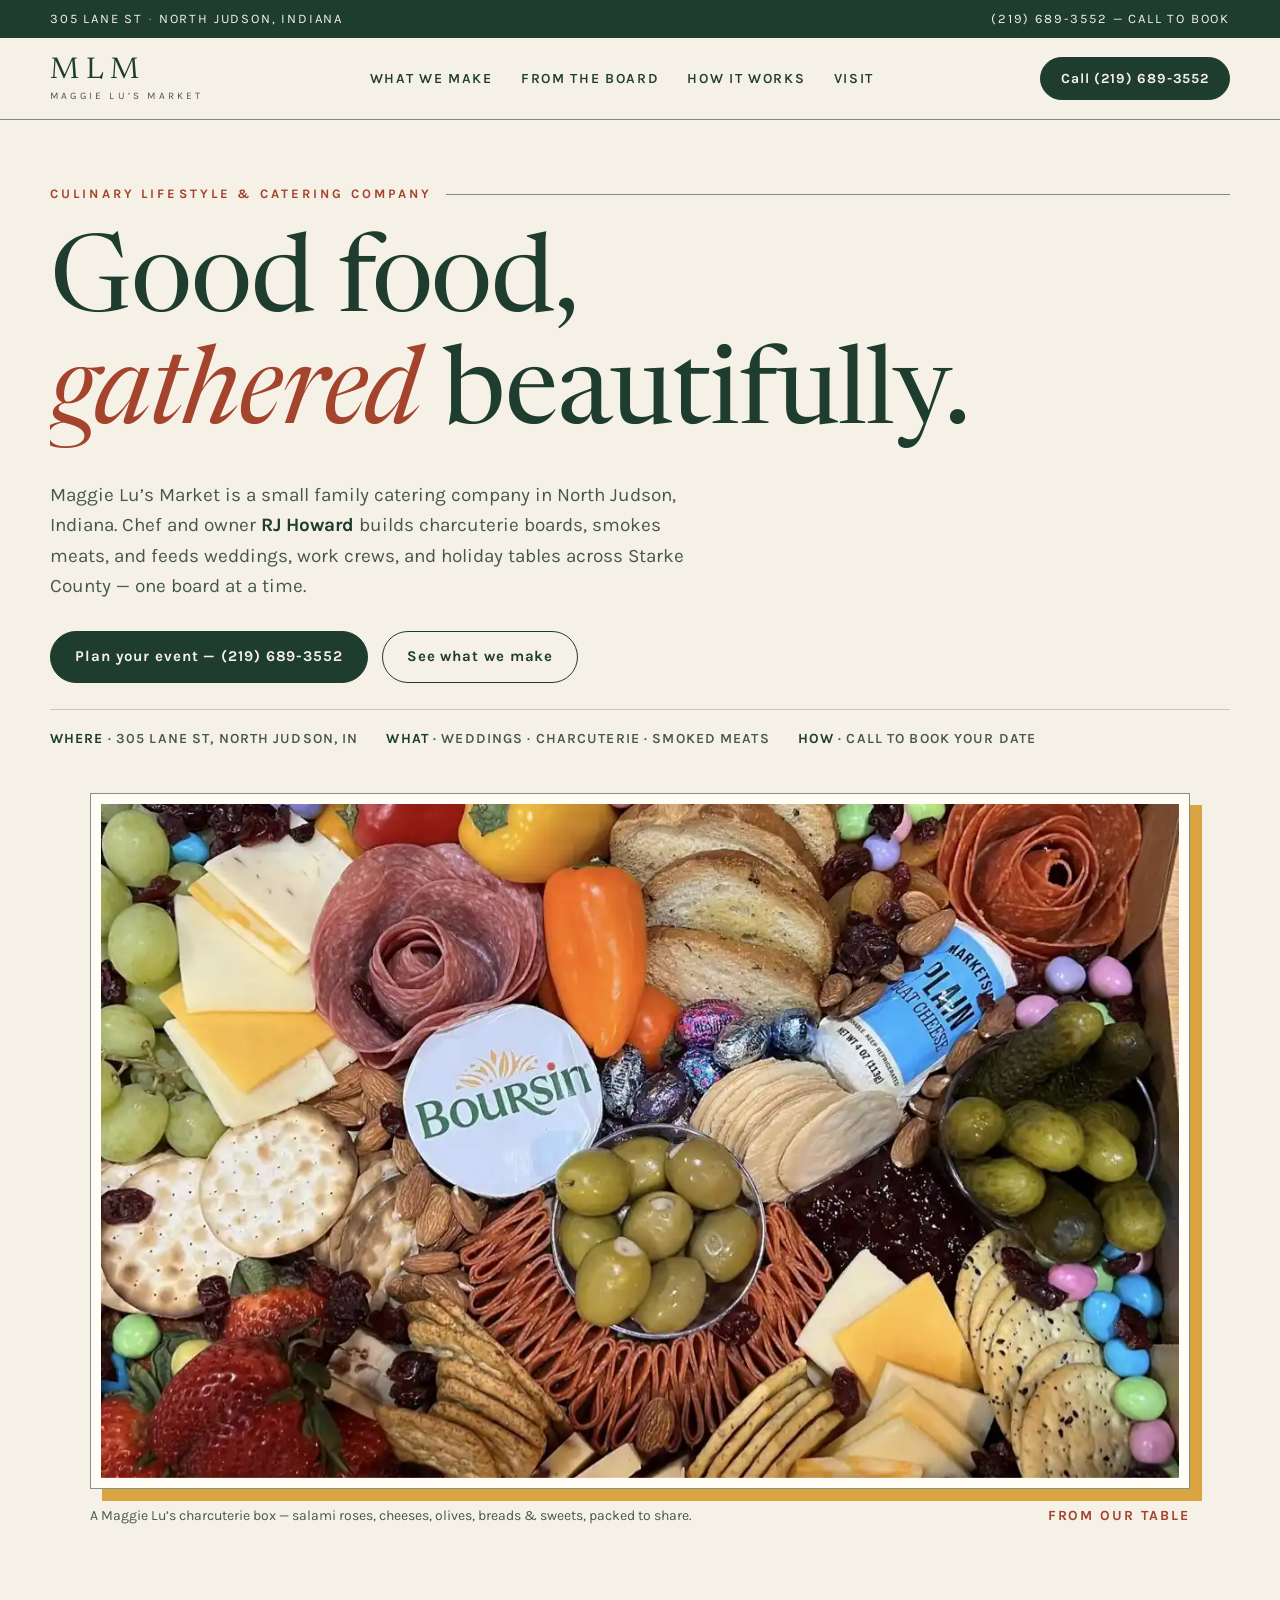
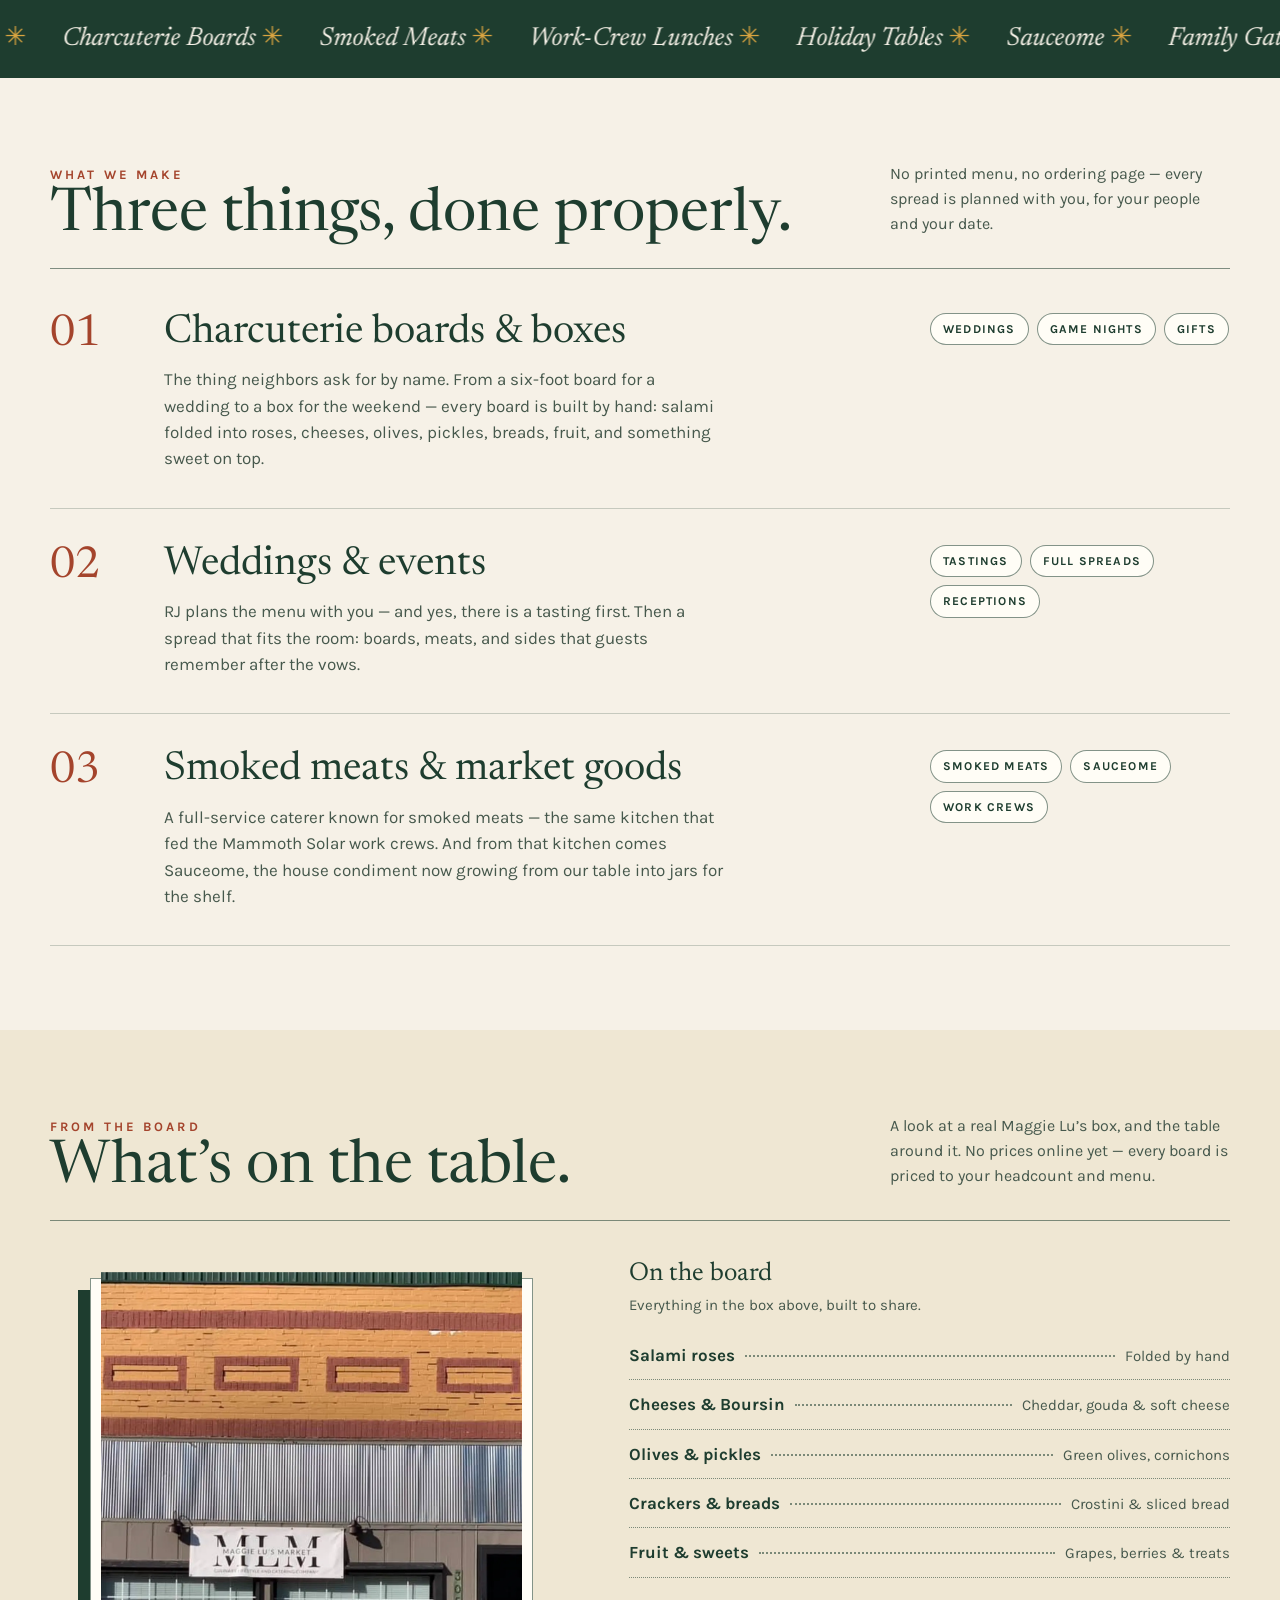
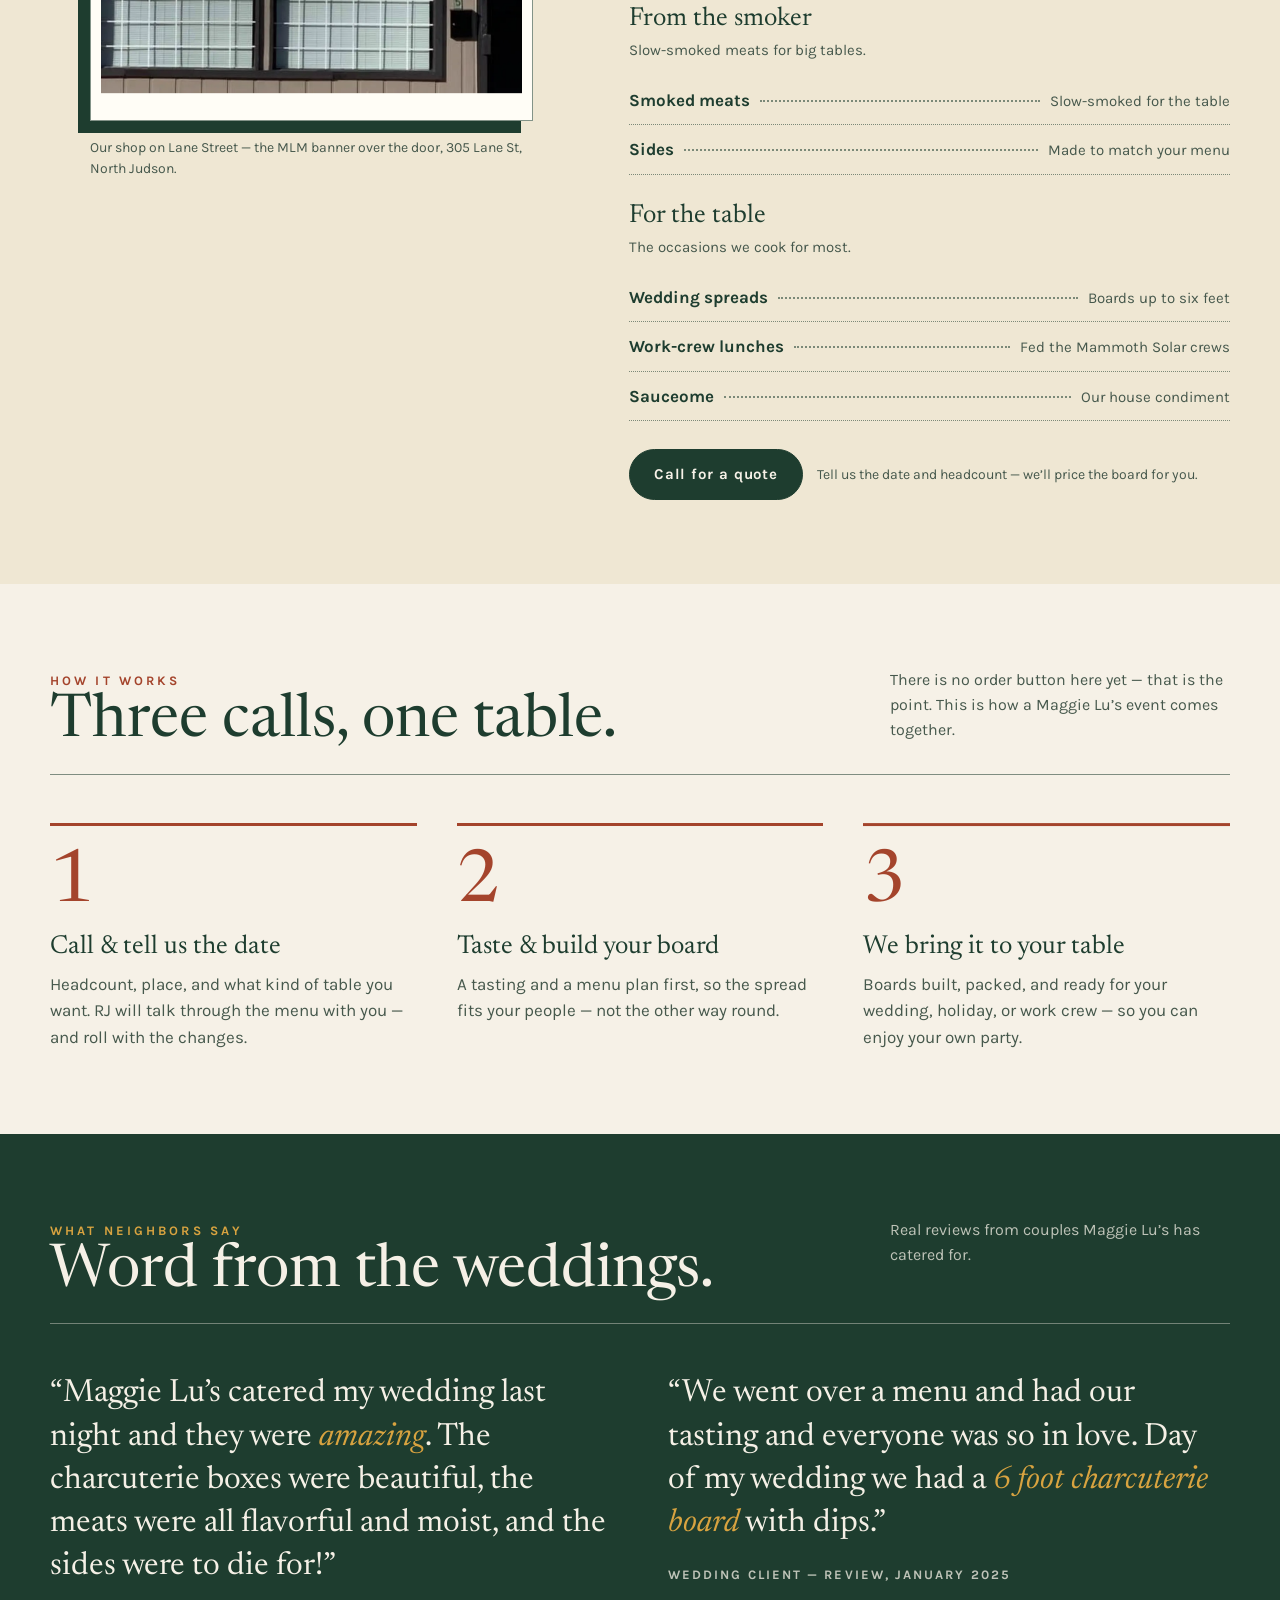
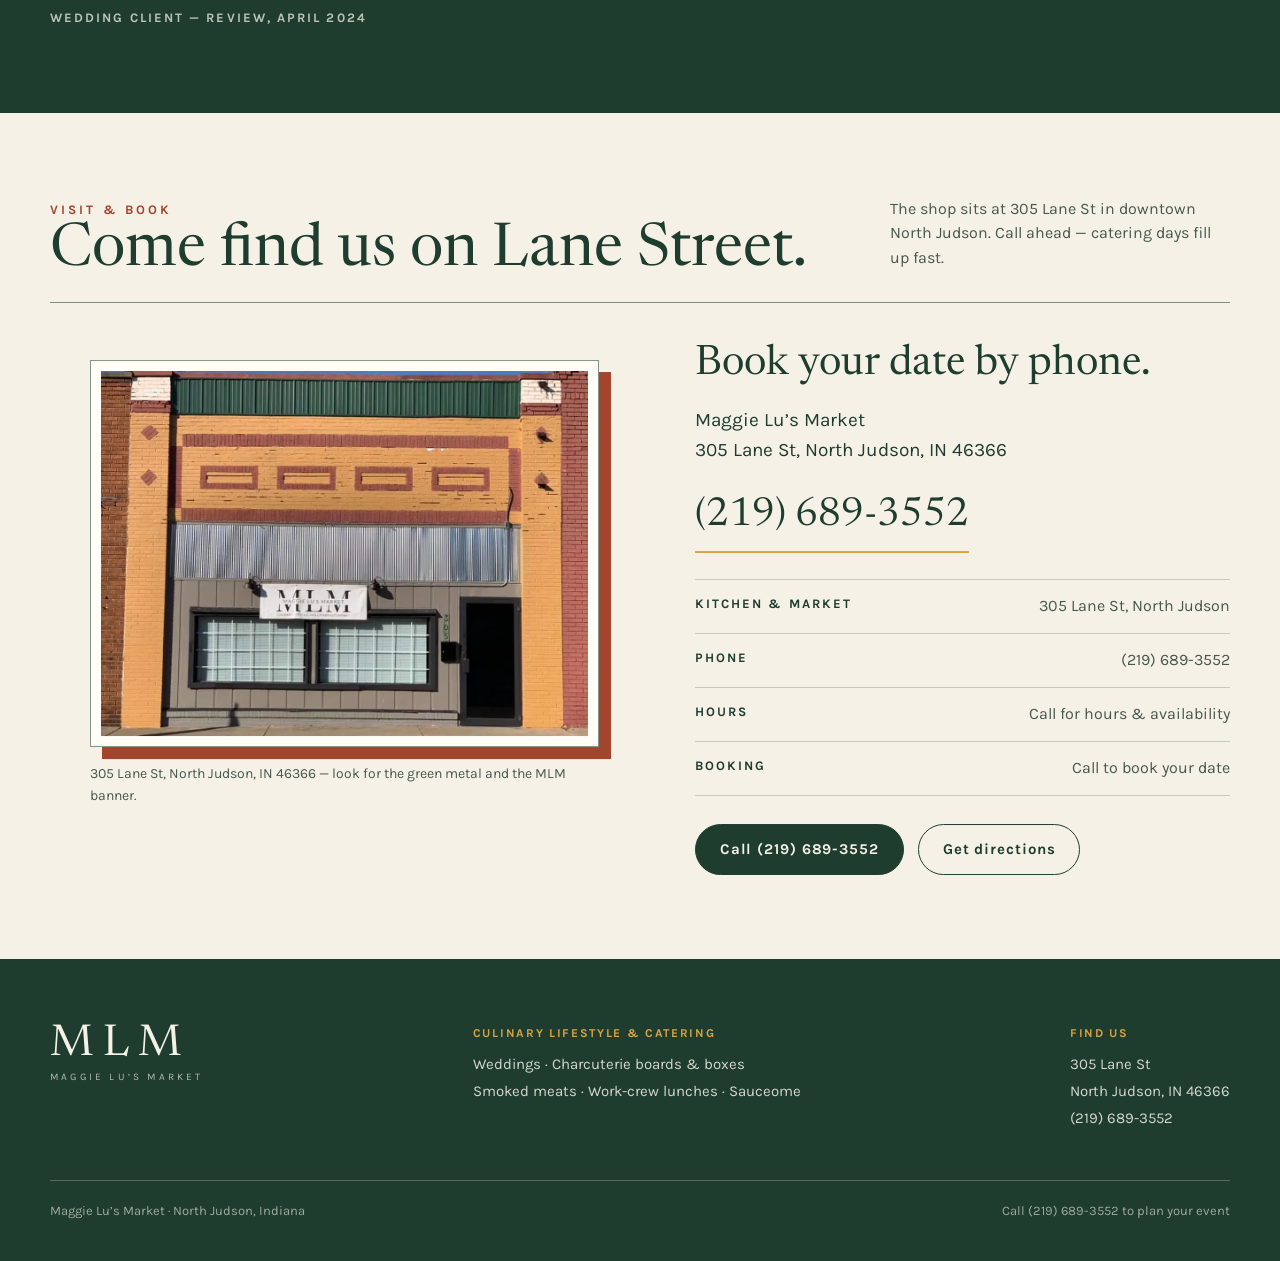
<file: index.html>
<!DOCTYPE html><!--vhXrLWXJRaX1CEWTgr_dE--><html lang="en" class="__variable_54a0b0 __variable_63c8fc __variable_86b1e6"><head><meta charSet="utf-8"/><meta name="viewport" content="width=device-width, initial-scale=1"/><link rel="preload" href="/_next/static/media/46797dc4f1fa15d9-s.p.woff2" as="font" crossorigin="" type="font/woff2"/><link rel="preload" href="/_next/static/media/6fcac50e24699f25-s.p.woff2" as="font" crossorigin="" type="font/woff2"/><link rel="preload" href="/_next/static/media/f968fe3cf2c6916d-s.p.woff2" as="font" crossorigin="" type="font/woff2"/><link rel="preload" as="image" href="/photos/hero-charcuterie.webp"/><link rel="stylesheet" href="/_next/static/css/2aa743f30ea5ff8c.css" data-precedence="next"/><link rel="preload" as="script" fetchPriority="low" href="/_next/static/chunks/webpack-002e32f5dd797c9a.js"/><script src="/_next/static/chunks/4bd1b696-c023c6e3521b1417.js" async=""></script><script src="/_next/static/chunks/255-15b9cc804e0d9c7d.js" async=""></script><script src="/_next/static/chunks/main-app-c6d75c4eab9bc5b1.js" async=""></script><script src="/_next/static/chunks/c15bf2b0-23b96f27db3d4449.js" async=""></script><script src="/_next/static/chunks/674-6855b64ee899c7fb.js" async=""></script><script src="/_next/static/chunks/app/page-66aa62c76f4013ce.js" async=""></script><meta name="next-size-adjust" content=""/><title>Maggie Lu&#x27;s Market — Catering &amp; Charcuterie in North Judson, IN</title><meta name="description" content="Maggie Lu&#x27;s Market is a culinary lifestyle and catering company at 305 Lane St, North Judson, IN — wedding catering, charcuterie boards and boxes, smoked meats, and their Sauceome condiment. Call (219) 689-3552."/><link rel="icon" href="/favicon.svg"/><link rel="apple-touch-icon" href="/apple-touch-icon.png"/><script>document.documentElement.classList.add('gsap-on')</script><script src="/_next/static/chunks/polyfills-42372ed130431b0a.js" noModule=""></script></head><body><div hidden=""><!--$--><!--/$--></div><div class="topbar"><div class="wrap"><span>305 Lane St<span class="dot">·</span>North Judson, Indiana</span><a href="tel:+12196893552">(219) 689-3552<!-- --> — Call to book</a></div></div><header class="nav"><div class="wrap"><a class="wordmark" href="#top" aria-label="Maggie Lu&#x27;s Market — home"><span class="mono">MLM</span><span class="sub">Maggie Lu’s Market</span></a><nav class="nav-links" aria-label="Sections"><a href="#make">What we make</a><a href="#board">From the board</a><a href="#how">How it works</a><a href="#visit">Visit</a></nav><a class="btn" href="tel:+12196893552">Call <!-- -->(219) 689-3552</a></div></header><main id="top"><section class="hero"><div class="wrap"><p class="hero-eyebrow">Culinary lifestyle &amp; catering company</p><h1 class="hero-title"><span class="line"><span class="line-inner">Good food,</span></span><span class="line"><span class="line-inner"><em>gathered</em> beautifully.</span></span></h1><p class="hero-sub">Maggie Lu’s Market is a small family catering company in North Judson, Indiana. Chef and owner <strong>RJ Howard</strong> <!-- -->builds charcuterie boards, smokes meats, and feeds weddings, work crews, and holiday tables across Starke County — one board at a time.</p><div class="hero-ctas"><a class="btn" href="tel:+12196893552">Plan your event — <!-- -->(219) 689-3552</a><a class="btn ghost" href="#board">See what we make</a></div><div class="hero-meta"><span><b>Where</b> · 305 Lane St, North Judson, IN</span><span><b>What</b> · Weddings · Charcuterie · Smoked meats</span><span><b>How</b> · Call to book your date</span></div><figure class="hero-photo"><div class="frame"><img src="/photos/hero-charcuterie.webp" alt="A Maggie Lu&#x27;s charcuterie box — salami roses, cheeses, olives, pickles, breads, grapes and sweets, packed to share" width="1200" height="750"/></div><figcaption class="hero-caption"><span>A Maggie Lu’s charcuterie box — salami roses, cheeses, olives, breads &amp; sweets, packed to share.</span><span class="tag">From our table</span></figcaption></figure></div></section><div class="marquee" aria-hidden="true"><div class="marquee-track"><span style="display:contents"><span>Weddings<i aria-hidden="true"> ✳ </i></span><span>Charcuterie Boards<i aria-hidden="true"> ✳ </i></span><span>Smoked Meats<i aria-hidden="true"> ✳ </i></span><span>Work-Crew Lunches<i aria-hidden="true"> ✳ </i></span><span>Holiday Tables<i aria-hidden="true"> ✳ </i></span><span>Sauceome<i aria-hidden="true"> ✳ </i></span><span>Family Gatherings<i aria-hidden="true"> ✳ </i></span></span><span style="display:contents"><span>Weddings<i aria-hidden="true"> ✳ </i></span><span>Charcuterie Boards<i aria-hidden="true"> ✳ </i></span><span>Smoked Meats<i aria-hidden="true"> ✳ </i></span><span>Work-Crew Lunches<i aria-hidden="true"> ✳ </i></span><span>Holiday Tables<i aria-hidden="true"> ✳ </i></span><span>Sauceome<i aria-hidden="true"> ✳ </i></span><span>Family Gatherings<i aria-hidden="true"> ✳ </i></span></span></div></div><section id="make"><div class="wrap"><div class="section-head reveal"><div><p class="kicker">What we make</p><h2>Three things, done properly.</h2></div><p class="note">No printed menu, no ordering page — every spread is planned with you, for your people and your date.</p></div><article class="make-row"><span class="num" aria-hidden="true">01</span><div><h3>Charcuterie boards &amp; boxes</h3><p>The thing neighbors ask for by name. From a six-foot board for a wedding to a box for the weekend — every board is built by hand: salami folded into roses, cheeses, olives, pickles, breads, fruit, and something sweet on top.</p></div><div class="tags"><span class="chip">Weddings</span><span class="chip">Game nights</span><span class="chip">Gifts</span></div></article><article class="make-row"><span class="num" aria-hidden="true">02</span><div><h3>Weddings &amp; events</h3><p>RJ plans the menu with you — and yes, there is a tasting first. Then a spread that fits the room: boards, meats, and sides that guests remember after the vows.</p></div><div class="tags"><span class="chip">Tastings</span><span class="chip">Full spreads</span><span class="chip">Receptions</span></div></article><article class="make-row"><span class="num" aria-hidden="true">03</span><div><h3>Smoked meats &amp; market goods</h3><p>A full-service caterer known for smoked meats — the same kitchen that fed the Mammoth Solar work crews. And from that kitchen comes Sauceome, the house condiment now growing from our table into jars for the shelf.</p></div><div class="tags"><span class="chip">Smoked meats</span><span class="chip">Sauceome</span><span class="chip">Work crews</span></div></article></div></section><section class="board" id="board"><div class="wrap"><div class="section-head reveal"><div><p class="kicker">From the board</p><h2>What’s on the table.</h2></div><p class="note">A look at a real Maggie Lu’s box, and the table around it. No prices online yet — every board is priced to your headcount and menu.</p></div><div class="board-grid"><figure class="board-photo reveal"><div class="frame"><img src="/photos/shop-front.webp" alt="The Maggie Lu&#x27;s Market storefront at 305 Lane St, North Judson — brick building with the MLM banner over the windows" width="1200" height="1200" loading="lazy"/></div><figcaption>Our shop on Lane Street — the MLM banner over the door, 305 Lane St, North Judson.</figcaption></figure><div class="board-list reveal"><h3>On the board</h3><p class="group-note">Everything in the box above, built to share.</p><div class="board-item"><span class="name">Salami roses</span><span class="dots" aria-hidden="true"></span><span class="detail">Folded by hand</span></div><div class="board-item"><span class="name">Cheeses &amp; Boursin</span><span class="dots" aria-hidden="true"></span><span class="detail">Cheddar, gouda &amp; soft cheese</span></div><div class="board-item"><span class="name">Olives &amp; pickles</span><span class="dots" aria-hidden="true"></span><span class="detail">Green olives, cornichons</span></div><div class="board-item"><span class="name">Crackers &amp; breads</span><span class="dots" aria-hidden="true"></span><span class="detail">Crostini &amp; sliced bread</span></div><div class="board-item"><span class="name">Fruit &amp; sweets</span><span class="dots" aria-hidden="true"></span><span class="detail">Grapes, berries &amp; treats</span></div><h3>From the smoker</h3><p class="group-note">Slow-smoked meats for big tables.</p><div class="board-item"><span class="name">Smoked meats</span><span class="dots" aria-hidden="true"></span><span class="detail">Slow-smoked for the table</span></div><div class="board-item"><span class="name">Sides</span><span class="dots" aria-hidden="true"></span><span class="detail">Made to match your menu</span></div><h3>For the table</h3><p class="group-note">The occasions we cook for most.</p><div class="board-item"><span class="name">Wedding spreads</span><span class="dots" aria-hidden="true"></span><span class="detail">Boards up to six feet</span></div><div class="board-item"><span class="name">Work-crew lunches</span><span class="dots" aria-hidden="true"></span><span class="detail">Fed the Mammoth Solar crews</span></div><div class="board-item"><span class="name">Sauceome</span><span class="dots" aria-hidden="true"></span><span class="detail">Our house condiment</span></div><div class="board-cta"><a class="btn" href="tel:+12196893552">Call for a quote</a><span class="hint">Tell us the date and headcount — we’ll price the board for you.</span></div></div></div></div></section><section id="how"><div class="wrap"><div class="section-head reveal"><div><p class="kicker">How it works</p><h2>Three calls, one table.</h2></div><p class="note">There is no order button here yet — that is the point. This is how a Maggie Lu’s event comes together.</p></div><div class="steps"><article class="step"><span class="big" aria-hidden="true">1</span><h3>Call &amp; tell us the date</h3><p>Headcount, place, and what kind of table you want. RJ will talk through the menu with you — and roll with the changes.</p></article><article class="step"><span class="big" aria-hidden="true">2</span><h3>Taste &amp; build your board</h3><p>A tasting and a menu plan first, so the spread fits your people — not the other way round.</p></article><article class="step"><span class="big" aria-hidden="true">3</span><h3>We bring it to your table</h3><p>Boards built, packed, and ready for your wedding, holiday, or work crew — so you can enjoy your own party.</p></article></div></div></section><section class="voices"><div class="wrap"><div class="section-head reveal"><div><p class="kicker">What neighbors say</p><h2 style="color:var(--paper)">Word from the weddings.</h2></div><p class="note">Real reviews from couples Maggie Lu’s has catered for.</p></div><div class="quotes"><blockquote class="reveal"><p>“Maggie Lu’s catered my wedding last night and they were <em>amazing</em>. The charcuterie boxes were beautiful, the meats were all flavorful and moist, and the sides were to die for!”</p><footer>Wedding client — review, April 2024</footer></blockquote><blockquote class="reveal"><p>“We went over a menu and had our tasting and everyone was so in love. Day of my wedding we had a<!-- --> <em>6 foot charcuterie board</em> with dips.”</p><footer>Wedding client — review, January 2025</footer></blockquote></div></div></section><section id="visit"><div class="wrap"><div class="section-head reveal"><div><p class="kicker">Visit &amp; book</p><h2>Come find us on Lane Street.</h2></div><p class="note">The shop sits at 305 Lane St in downtown North Judson. Call ahead — catering days fill up fast.</p></div><div class="visit-grid"><figure class="visit-photo reveal"><div class="frame"><img src="/photos/shop-wide.webp" alt="Maggie Lu&#x27;s Market storefront, 305 Lane St, North Judson, Indiana" width="1100" height="825" loading="lazy"/></div><figcaption>305 Lane St, North Judson, IN 46366 — look for the green metal and the MLM banner.</figcaption></figure><div class="visit-info reveal"><h3>Book your date by phone.</h3><p class="addr">Maggie Lu’s Market<br/>305 Lane St, North Judson, IN 46366</p><a class="phone-big" href="tel:+12196893552">(219) 689-3552</a><div class="visit-facts"><div class="fact"><b>Kitchen &amp; market</b><span>305 Lane St, North Judson</span></div><div class="fact"><b>Phone</b><span>(219) 689-3552</span></div><div class="fact"><b>Hours</b><span>Call for hours &amp; availability</span></div><div class="fact"><b>Booking</b><span>Call to book your date</span></div></div><div class="visit-ctas"><a class="btn" href="tel:+12196893552">Call <!-- -->(219) 689-3552</a><a class="btn ghost" href="https://www.google.com/maps/dir/?api=1&amp;destination=Maggie+Lu%27s+Market+305+Lane+St+North+Judson+IN+46366" target="_blank" rel="noreferrer">Get directions</a></div></div></div></div></section></main><footer class="footer"><div class="wrap"><div class="foot-grid"><a class="wordmark" href="#top" aria-label="Maggie Lu&#x27;s Market — back to top"><span class="mono">MLM</span><span class="sub">Maggie Lu’s Market</span></a><div class="foot-col"><b>Culinary lifestyle &amp; catering</b>Weddings · Charcuterie boards &amp; boxes<br/>Smoked meats · Work-crew lunches · Sauceome</div><div class="foot-col"><b>Find us</b>305 Lane St<br/>North Judson, IN 46366<br/><a href="tel:+12196893552">(219) 689-3552</a></div></div><div class="fine"><span>Maggie Lu’s Market · North Judson, Indiana</span><span>Call <!-- -->(219) 689-3552<!-- --> to plan your event</span></div></div></footer><!--$--><!--/$--><script src="/_next/static/chunks/webpack-002e32f5dd797c9a.js" id="_R_" async=""></script><script>(self.__next_f=self.__next_f||[]).push([0])</script><script>self.__next_f.push([1,"1:\"$Sreact.fragment\"\n2:I[9766,[],\"\"]\n3:I[8924,[],\"\"]\n4:I[1959,[],\"ClientPageRoot\"]\n5:I[9547,[\"592\",\"static/chunks/c15bf2b0-23b96f27db3d4449.js\",\"674\",\"static/chunks/674-6855b64ee899c7fb.js\",\"974\",\"static/chunks/app/page-66aa62c76f4013ce.js\"],\"default\"]\n8:I[4431,[],\"OutletBoundary\"]\na:I[5278,[],\"AsyncMetadataOutlet\"]\nc:I[4431,[],\"ViewportBoundary\"]\ne:I[4431,[],\"MetadataBoundary\"]\nf:\"$Sreact.suspense\"\n11:I[7150,[],\"\"]\n:HL[\"/_next/static/media/46797dc4f1fa15d9-s.p.woff2\",\"font\",{\"crossOrigin\":\"\",\"type\":\"font/woff2\"}]\n:HL[\"/_next/static/media/6fcac50e24699f25-s.p.woff2\",\"font\",{\"crossOrigin\":\"\",\"type\":\"font/woff2\"}]\n:HL[\"/_next/static/media/f968fe3cf2c6916d-s.p.woff2\",\"font\",{\"crossOrigin\":\"\",\"type\":\"font/woff2\"}]\n:HL[\"/_next/static/css/2aa743f30ea5ff8c.css\",\"style\"]\n"])</script><script>self.__next_f.push([1,"0:{\"P\":null,\"b\":\"vhXrLWXJRaX1CEWTgr_dE\",\"p\":\"\",\"c\":[\"\",\"\"],\"i\":false,\"f\":[[[\"\",{\"children\":[\"__PAGE__\",{}]},\"$undefined\",\"$undefined\",true],[\"\",[\"$\",\"$1\",\"c\",{\"children\":[[[\"$\",\"link\",\"0\",{\"rel\":\"stylesheet\",\"href\":\"/_next/static/css/2aa743f30ea5ff8c.css\",\"precedence\":\"next\",\"crossOrigin\":\"$undefined\",\"nonce\":\"$undefined\"}]],[\"$\",\"html\",null,{\"lang\":\"en\",\"className\":\"__variable_54a0b0 __variable_63c8fc __variable_86b1e6\",\"children\":[[\"$\",\"head\",null,{\"children\":[\"$\",\"script\",null,{\"dangerouslySetInnerHTML\":{\"__html\":\"document.documentElement.classList.add('gsap-on')\"}}]}],[\"$\",\"body\",null,{\"children\":[\"$\",\"$L2\",null,{\"parallelRouterKey\":\"children\",\"error\":\"$undefined\",\"errorStyles\":\"$undefined\",\"errorScripts\":\"$undefined\",\"template\":[\"$\",\"$L3\",null,{}],\"templateStyles\":\"$undefined\",\"templateScripts\":\"$undefined\",\"notFound\":[[[\"$\",\"title\",null,{\"children\":\"404: This page could not be found.\"}],[\"$\",\"div\",null,{\"style\":{\"fontFamily\":\"system-ui,\\\"Segoe UI\\\",Roboto,Helvetica,Arial,sans-serif,\\\"Apple Color Emoji\\\",\\\"Segoe UI Emoji\\\"\",\"height\":\"100vh\",\"textAlign\":\"center\",\"display\":\"flex\",\"flexDirection\":\"column\",\"alignItems\":\"center\",\"justifyContent\":\"center\"},\"children\":[\"$\",\"div\",null,{\"children\":[[\"$\",\"style\",null,{\"dangerouslySetInnerHTML\":{\"__html\":\"body{color:#000;background:#fff;margin:0}.next-error-h1{border-right:1px solid rgba(0,0,0,.3)}@media (prefers-color-scheme:dark){body{color:#fff;background:#000}.next-error-h1{border-right:1px solid rgba(255,255,255,.3)}}\"}}],[\"$\",\"h1\",null,{\"className\":\"next-error-h1\",\"style\":{\"display\":\"inline-block\",\"margin\":\"0 20px 0 0\",\"padding\":\"0 23px 0 0\",\"fontSize\":24,\"fontWeight\":500,\"verticalAlign\":\"top\",\"lineHeight\":\"49px\"},\"children\":404}],[\"$\",\"div\",null,{\"style\":{\"display\":\"inline-block\"},\"children\":[\"$\",\"h2\",null,{\"style\":{\"fontSize\":14,\"fontWeight\":400,\"lineHeight\":\"49px\",\"margin\":0},\"children\":\"This page could not be found.\"}]}]]}]}]],[]],\"forbidden\":\"$undefined\",\"unauthorized\":\"$undefined\"}]}]]}]]}],{\"children\":[\"__PAGE__\",[\"$\",\"$1\",\"c\",{\"children\":[[\"$\",\"$L4\",null,{\"Component\":\"$5\",\"searchParams\":{},\"params\":{},\"promises\":[\"$@6\",\"$@7\"]}],null,[\"$\",\"$L8\",null,{\"children\":[\"$L9\",[\"$\",\"$La\",null,{\"promise\":\"$@b\"}]]}]]}],{},null,false]},null,false],[\"$\",\"$1\",\"h\",{\"children\":[null,[[\"$\",\"$Lc\",null,{\"children\":\"$Ld\"}],[\"$\",\"meta\",null,{\"name\":\"next-size-adjust\",\"content\":\"\"}]],[\"$\",\"$Le\",null,{\"children\":[\"$\",\"div\",null,{\"hidden\":true,\"children\":[\"$\",\"$f\",null,{\"fallback\":null,\"children\":\"$L10\"}]}]}]]}],false]],\"m\":\"$undefined\",\"G\":[\"$11\",[]],\"s\":false,\"S\":true}\n"])</script><script>self.__next_f.push([1,"6:{}\n7:\"$0:f:0:1:2:children:1:props:children:0:props:params\"\n"])</script><script>self.__next_f.push([1,"d:[[\"$\",\"meta\",\"0\",{\"charSet\":\"utf-8\"}],[\"$\",\"meta\",\"1\",{\"name\":\"viewport\",\"content\":\"width=device-width, initial-scale=1\"}]]\n9:null\n"])</script><script>self.__next_f.push([1,"12:I[622,[],\"IconMark\"]\nb:{\"metadata\":[[\"$\",\"title\",\"0\",{\"children\":\"Maggie Lu's Market — Catering \u0026 Charcuterie in North Judson, IN\"}],[\"$\",\"meta\",\"1\",{\"name\":\"description\",\"content\":\"Maggie Lu's Market is a culinary lifestyle and catering company at 305 Lane St, North Judson, IN — wedding catering, charcuterie boards and boxes, smoked meats, and their Sauceome condiment. Call (219) 689-3552.\"}],[\"$\",\"link\",\"2\",{\"rel\":\"icon\",\"href\":\"/favicon.svg\"}],[\"$\",\"link\",\"3\",{\"rel\":\"apple-touch-icon\",\"href\":\"/apple-touch-icon.png\"}],[\"$\",\"$L12\",\"4\",{}]],\"error\":null,\"digest\":\"$undefined\"}\n"])</script><script>self.__next_f.push([1,"10:\"$b:metadata\"\n"])</script></body></html>
</file>
<file: _next/static/css/2aa743f30ea5ff8c.css>
@font-face{font-family:display;src:url(/_next/static/media/f968fe3cf2c6916d-s.p.woff2) format("woff2");font-display:swap;font-weight:200 800}@font-face{font-family:display Fallback;src:local("Arial");ascent-override:80.52%;descent-override:29.03%;line-gap-override:0.00%;size-adjust:91.28%}.__className_54a0b0{font-family:display,display Fallback}.__variable_54a0b0{--font-display:"display","display Fallback"}@font-face{font-family:displayItalic;src:url(/_next/static/media/6fcac50e24699f25-s.p.woff2) format("woff2");font-display:swap;font-weight:200 800}@font-face{font-family:displayItalic Fallback;src:local("Arial");ascent-override:87.73%;descent-override:31.63%;line-gap-override:0.00%;size-adjust:83.78%}.__className_63c8fc{font-family:displayItalic,displayItalic Fallback}.__variable_63c8fc{--font-display-italic:"displayItalic","displayItalic Fallback"}@font-face{font-family:body;src:url(/_next/static/media/46797dc4f1fa15d9-s.p.woff2) format("woff2");font-display:swap;font-weight:400 800}@font-face{font-family:body Fallback;src:local("Arial");ascent-override:88.59%;descent-override:24.35%;line-gap-override:0.00%;size-adjust:103.51%}.__className_86b1e6{font-family:body,body Fallback}.__variable_86b1e6{--font-body:"body","body Fallback"}:root{--paper:#f6f1e7;--paper-2:#efe7d3;--card:#fffdf6;--ink:#1e3d2f;--ink-soft:#46584c;--brick:#a4442c;--brick-dark:#83351f;--mustard:#d9a441;--sage:#7a8b6f;--line:rgba(30,61,47,0.22);--line-strong:rgba(30,61,47,0.55);--shadow:0 18px 40px rgba(30,61,47,0.16)}*{box-sizing:border-box}html{scroll-behavior:smooth}body{margin:0;background:var(--paper);color:var(--ink);font-family:var(--font-body),"Karla",system-ui,sans-serif;font-size:17px;line-height:1.55}img{display:block;max-width:100%;height:auto}a{color:inherit}h1,h2,h3{font-family:var(--font-display),Georgia,serif;font-weight:400;line-height:1.04;margin:0}p{margin:0}.wrap{width:min(1180px,100% - 48px);margin-inline:auto}.gsap-on .hero-eyebrow{opacity:0;transform:translateY(14px)}.gsap-on .hero-title .line-inner{transform:translateY(112%)}.gsap-on .hero-ctas>*,.gsap-on .hero-sub{opacity:0;transform:translateY(18px)}.gsap-on .hero-meta>*{opacity:0;transform:translateY(12px)}.gsap-on .hero-photo{opacity:0;transform:translateY(30px)}.gsap-on .hero-photo img{transform:scale(1.07)}.gsap-on .hero-caption{opacity:0}.topbar{background:var(--ink);color:var(--paper);font-size:13px;letter-spacing:.14em;text-transform:uppercase}.topbar .wrap{display:flex;justify-content:space-between;gap:12px;padding-top:9px;padding-bottom:9px}.topbar a{text-decoration:none}.topbar .dot{color:var(--mustard);padding:0 6px}.nav{border-bottom:1px solid var(--line-strong)}.nav .wrap{display:flex;align-items:center;justify-content:space-between;gap:20px;padding-top:18px;padding-bottom:18px}.wordmark{text-decoration:none;display:flex;flex-direction:column;line-height:1}.wordmark .mono{font-family:var(--font-display),Georgia,serif;font-size:30px;letter-spacing:.22em}.wordmark .sub{font-size:10px;letter-spacing:.32em;text-transform:uppercase;color:var(--ink-soft);margin-top:5px}.nav-links{display:flex;gap:28px;align-items:center}.nav-links a{text-decoration:none;font-size:14px;letter-spacing:.12em;text-transform:uppercase;font-weight:600}.nav-links a:hover{color:var(--brick)}.btn{display:inline-block;text-decoration:none;font-weight:700;font-size:15px;letter-spacing:.06em;padding:13px 24px;border-radius:999px;border:1.5px solid var(--ink);background:var(--ink);color:var(--paper)}.btn.ghost{background:transparent;color:var(--ink)}.btn:hover{background:var(--brick);border-color:var(--brick);color:#fff}.btn.ghost:hover{background:var(--ink);color:var(--paper);border-color:var(--ink)}.nav .btn{padding:10px 20px;font-size:14px}.hero{padding:64px 0 0}.hero-eyebrow{display:flex;align-items:center;gap:14px;font-size:13px;font-weight:700;letter-spacing:.24em;text-transform:uppercase;color:var(--brick)}.hero-eyebrow:after{content:"";flex:1;height:1px;background:var(--line-strong)}.hero-title{font-size:clamp(52px,8.4vw,116px);letter-spacing:-.01em;margin-top:26px}.hero-title .line{display:block;overflow:hidden;padding-bottom:.08em;margin-bottom:-.08em}.hero-title .line-inner{display:block;will-change:transform}.hero-title em{font-family:var(--font-display-italic),Georgia,serif;font-style:italic;color:var(--brick)}.hero-sub{max-width:640px;margin-top:26px;font-size:19px;line-height:1.6;color:var(--ink-soft)}.hero-sub strong{color:var(--ink)}.hero-ctas{gap:14px;margin-top:30px}.hero-ctas,.hero-meta{display:flex;flex-wrap:wrap}.hero-meta{gap:10px 28px;margin-top:26px;padding-top:18px;border-top:1px solid var(--line);font-size:14px;font-weight:600;letter-spacing:.08em;text-transform:uppercase;color:var(--ink-soft)}.hero-meta b{color:var(--ink)}.hero-photo{margin-top:44px;position:relative}.hero-photo .frame{border:1px solid var(--line-strong);padding:10px;background:var(--card);box-shadow:12px 12px 0 var(--mustard)}.hero-photo img{width:100%;aspect-ratio:16/10;object-fit:cover;will-change:transform}.hero-caption{display:flex;justify-content:space-between;gap:16px;flex-wrap:wrap;margin-top:16px;padding-bottom:56px;font-size:14px;color:var(--ink-soft)}.hero-caption .tag{font-weight:700;letter-spacing:.14em;text-transform:uppercase;color:var(--brick)}.marquee{background:var(--ink);color:var(--paper);overflow:hidden;padding:18px 0;border-top:1px solid var(--ink);border-bottom:1px solid var(--ink)}.marquee-track{display:flex;width:max-content;gap:0;will-change:transform}.marquee-track span{font-family:var(--font-display-italic),Georgia,serif;font-style:italic;font-size:26px;white-space:nowrap;padding-right:18px}.marquee-track i{color:var(--mustard);font-style:normal;padding-right:18px}section{padding:84px 0}.section-head{display:flex;align-items:baseline;justify-content:space-between;gap:20px;flex-wrap:wrap;border-bottom:1px solid var(--line-strong);padding-bottom:20px;margin-bottom:8px}.kicker{font-size:13px;font-weight:700;letter-spacing:.24em;text-transform:uppercase;color:var(--brick)}.section-head h2{font-size:clamp(38px,5vw,60px)}.section-head .note{max-width:340px;color:var(--ink-soft);font-size:16px}.make-row{display:grid;grid-template-columns:90px 1fr 300px;gap:24px;align-items:start;padding:36px 0;border-bottom:1px solid var(--line)}.make-row .num{font-family:var(--font-display),Georgia,serif;font-size:44px;color:var(--brick);line-height:1}.make-row h3{font-size:clamp(28px,3.4vw,40px)}.make-row p{margin-top:12px;color:var(--ink-soft);max-width:560px}.make-row .tags{display:flex;flex-wrap:wrap;gap:8px;align-content:start}.chip{font-size:12px;font-weight:700;letter-spacing:.1em;text-transform:uppercase;border:1px solid var(--line-strong);border-radius:999px;padding:6px 12px;background:var(--card)}.board{background:var(--paper-2)}.board-grid{display:grid;grid-template-columns:1fr 1.15fr;gap:56px;align-items:start;margin-top:40px}.board-photo{position:relative}.board-photo .frame{border:1px solid var(--line-strong);padding:10px;background:var(--card);box-shadow:-12px 12px 0 var(--ink)}.board-photo img{width:100%;aspect-ratio:1/1;object-fit:cover}.board-photo figcaption{margin-top:16px;font-size:14px;color:var(--ink-soft)}.board-list h3{font-size:26px;margin:28px 0 6px}.board-list h3:first-child{margin-top:0}.board-list .group-note{color:var(--ink-soft);font-size:15px;margin-bottom:14px}.board-item{display:flex;align-items:baseline;gap:10px;padding:11px 0;border-bottom:1px dotted var(--line-strong)}.board-item .name{font-weight:700;font-size:17px}.board-item .dots{flex:1;border-bottom:2px dotted var(--line-strong);transform:translateY(-4px);min-width:24px}.board-item .detail{color:var(--ink-soft);font-size:15px;text-align:right;max-width:55%}.board-cta{margin-top:28px;display:flex;gap:14px;flex-wrap:wrap;align-items:center}.board-cta .hint{font-size:14px;color:var(--ink-soft)}.steps{display:grid;grid-template-columns:repeat(3,1fr);gap:40px;margin-top:48px}.step{border-top:3px solid var(--brick);padding-top:22px}.step .big{font-family:var(--font-display),Georgia,serif;font-size:72px;line-height:1;color:var(--brick)}.step h3{font-size:26px;margin-top:14px}.step p{margin-top:10px;color:var(--ink-soft)}.voices{background:var(--ink);color:var(--paper)}.voices .section-head{border-bottom-color:rgba(246,241,231,.4)}.voices .kicker{color:var(--mustard)}.voices .note{color:rgba(246,241,231,.75)}.quotes{display:grid;grid-template-columns:1fr 1fr;gap:56px;margin-top:48px}.quotes blockquote{margin:0}.quotes blockquote p{font-family:var(--font-display),Georgia,serif;font-size:clamp(24px,2.6vw,32px);line-height:1.35}.quotes blockquote p em{font-family:var(--font-display-italic),Georgia,serif;font-style:italic;color:var(--mustard)}.quotes footer{margin-top:20px;font-size:13px;font-weight:700;letter-spacing:.16em;text-transform:uppercase;color:rgba(246,241,231,.75)}.quotes .stars{color:var(--mustard);letter-spacing:.2em;font-size:16px}.visit-grid{display:grid;grid-template-columns:1.1fr 1fr;gap:56px;align-items:start;margin-top:40px}.visit-photo .frame{border:1px solid var(--line-strong);padding:10px;background:var(--card);box-shadow:12px 12px 0 var(--brick)}.visit-photo img{width:100%;aspect-ratio:4/3;object-fit:cover}.visit-photo figcaption{margin-top:16px;font-size:14px;color:var(--ink-soft)}.visit-info h3{font-size:clamp(30px,3.6vw,42px)}.visit-info .addr{margin-top:18px;font-size:19px;line-height:1.6}.visit-info .phone-big{display:inline-block;margin-top:20px;font-family:var(--font-display),Georgia,serif;font-size:clamp(30px,3.4vw,40px);text-decoration:none;border-bottom:2px solid var(--mustard);padding-bottom:4px}.visit-info .phone-big:hover{color:var(--brick);border-bottom-color:var(--brick)}.visit-facts{margin-top:26px;border-top:1px solid var(--line)}.visit-facts .fact{display:flex;justify-content:space-between;gap:20px;padding:14px 0;border-bottom:1px solid var(--line);font-size:16px}.visit-facts .fact b{font-size:13px;letter-spacing:.16em;text-transform:uppercase}.visit-facts .fact span{text-align:right;color:var(--ink-soft)}.visit-ctas{display:flex;gap:14px;flex-wrap:wrap;margin-top:28px}.footer{background:var(--ink);color:var(--paper);padding:64px 0 40px}.footer .foot-grid{display:flex;justify-content:space-between;gap:32px;flex-wrap:wrap;align-items:flex-start}.footer .wordmark .mono{font-size:44px;color:var(--paper)}.footer .wordmark .sub{color:rgba(246,241,231,.7)}.footer .foot-col{font-size:15px;line-height:1.8;color:rgba(246,241,231,.85)}.footer .foot-col b{color:var(--mustard);letter-spacing:.14em;text-transform:uppercase;font-size:12px;display:block;margin-bottom:6px}.footer .foot-col a{text-decoration:none}.footer .fine{margin-top:48px;padding-top:20px;border-top:1px solid rgba(246,241,231,.25);font-size:13px;color:rgba(246,241,231,.6);display:flex;justify-content:space-between;gap:16px;flex-wrap:wrap}@media (max-width:900px){.make-row{grid-template-columns:64px 1fr}.make-row .tags{grid-column:2}.board-grid,.visit-grid{grid-template-columns:1fr;gap:40px}.steps{gap:32px}.quotes,.steps{grid-template-columns:1fr}.quotes{gap:40px}.nav-links{display:none}}@media (max-width:640px){body{font-size:16px}.wrap{width:min(1180px,100% - 32px)}section{padding:60px 0}.topbar .wrap{flex-direction:column;gap:2px;align-items:center;text-align:center;padding-top:8px;padding-bottom:8px}.topbar{font-size:11px;letter-spacing:.1em}.hero{padding-top:44px}.hero-title{font-size:clamp(44px,13.5vw,64px)}.hero-sub{font-size:17px}.hero-photo .frame{box-shadow:8px 8px 0 var(--mustard);padding:8px}.hero-photo img{aspect-ratio:4/3}.hero-caption{padding-bottom:40px}.marquee-track span{font-size:21px}.make-row{grid-template-columns:52px 1fr;gap:14px;padding:28px 0}.make-row .num{font-size:34px}.board-item .detail{max-width:48%;font-size:14px}.board-photo .frame{box-shadow:-8px 8px 0 var(--ink)}.visit-photo .frame{box-shadow:8px 8px 0 var(--brick)}.wordmark .mono{font-size:24px}.nav .btn{padding:9px 16px}.footer .wordmark .mono{font-size:36px}}@media (hover:hover) and (min-width:901px){.make-row{transition:background .25s ease,padding-left .25s ease}.make-row:hover{background:var(--card);padding-left:12px}.board-item{transition:padding-left .2s ease}.board-item:hover{padding-left:6px}.hero-photo .frame img{transition:transform .6s ease}}
</file>
